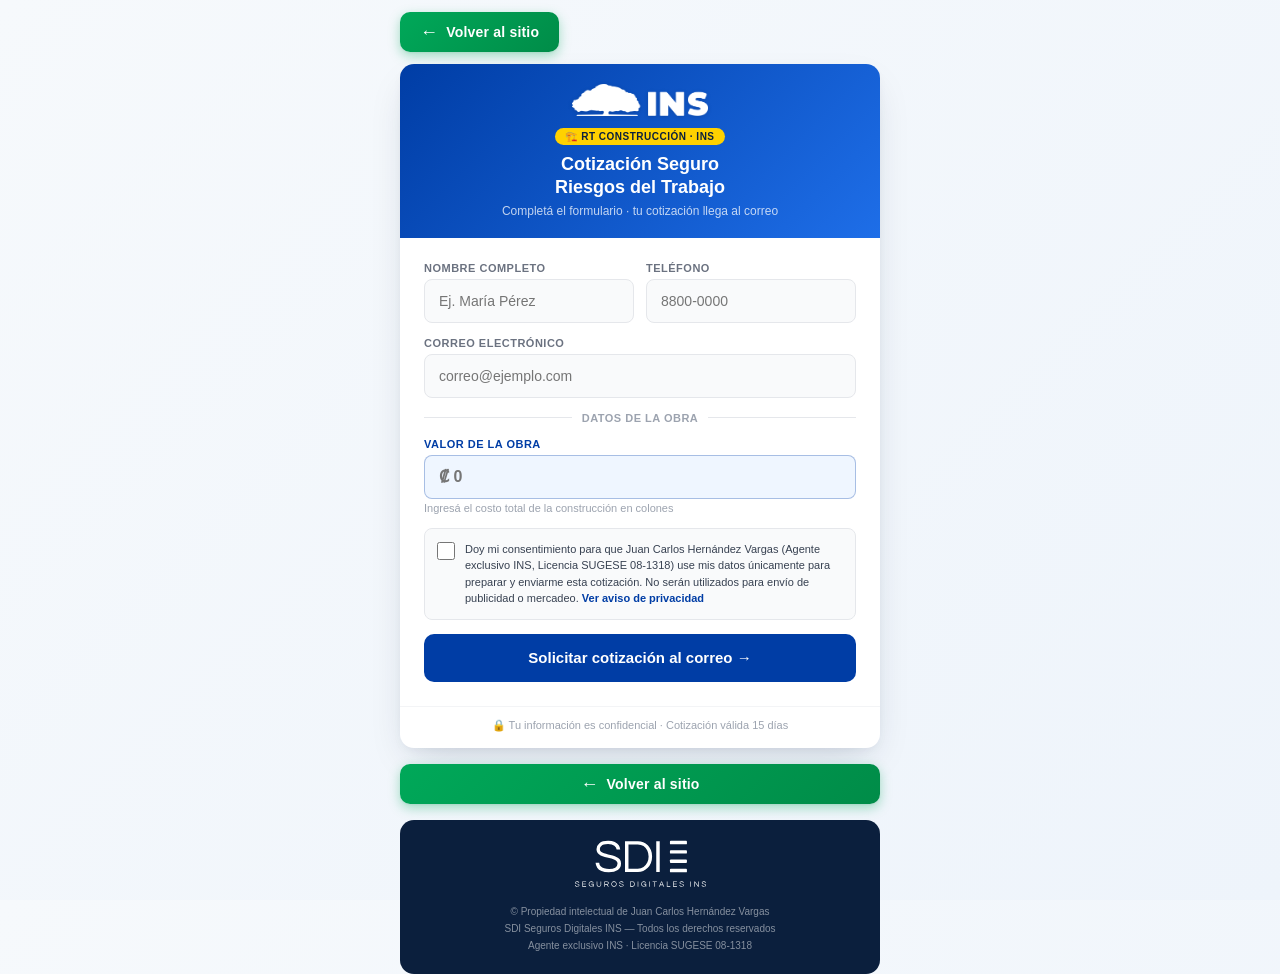
<file: index.html>
<!DOCTYPE html>
<html lang="es">
<head>
<meta charset="UTF-8">
<meta name="viewport" content="width=device-width, initial-scale=1.0">
<title>Cotización Seguro RT Construcción | Juan Carlos Hernández INS</title>
<meta name="description" content="Cotizá tu Seguro de Riesgos del Trabajo Construcción del INS. Recibí la cotización y los requisitos directo a tu correo.">
<meta name="robots" content="index, follow">
<link rel="canonical" href="https://www.segurosdelins.com/seguro-riesgos-construccion">
<style>
  :root {
    --ins-dark:   #0B1F3D;
    --ins-blue:   #003DA5;
    --ins-blue-l: #1E6EE8;
    --ins-green:  #00A859;
    --ins-yellow: #FFD100;
    --gray-50:    #F9FAFB;
    --gray-100:   #F3F4F6;
    --gray-200:   #E5E7EB;
    --gray-400:   #9CA3AF;
    --gray-500:   #6B7280;
    --gray-700:   #374151;
    --gray-900:   #111827;
  }
  * { margin:0; padding:0; box-sizing:border-box; }
  html, body { height:100%; }
  body {
    font-family: -apple-system, BlinkMacSystemFont, 'Segoe UI', Roboto, sans-serif;
    background: linear-gradient(135deg, #f6f9fc 0%, #eef4fb 100%);
    color: var(--gray-900);
    -webkit-font-smoothing: antialiased;
    padding: 12px;
    min-height: 100vh;
    display: flex;
    align-items: flex-start;
    justify-content: center;
  }

  .card {
    background: #fff;
    border-radius: 14px;
    overflow: hidden;
    width: 100%;
    max-width: 480px;
    box-shadow: 0 16px 40px -12px rgba(11,31,61,.18), 0 4px 12px -4px rgba(11,31,61,.08);
  }

  /* ── Header ── */
  .header {
    background: linear-gradient(135deg, var(--ins-blue) 0%, var(--ins-blue-l) 100%);
    padding: 20px 24px;
    text-align: center;
  }
  .header-logo {
    height: 32px;
    width: auto;
    display: block;
    margin: 0 auto 10px;
    filter: drop-shadow(0 1px 2px rgba(0,0,0,.15));
  }
  .header-badge {
    display: inline-block;
    background: var(--ins-yellow);
    color: var(--ins-dark);
    font-size: 10px;
    font-weight: 800;
    padding: 3px 10px;
    border-radius: 999px;
    letter-spacing: .5px;
    margin-bottom: 8px;
  }
  .header h1 {
    color: #fff;
    font-size: 18px;
    font-weight: 800;
    line-height: 1.3;
  }
  .header p {
    color: rgba(255,255,255,.75);
    font-size: 12px;
    margin-top: 4px;
  }

  /* ── Formulario ── */
  .form-body { padding: 24px; display: flex; flex-direction: column; gap: 14px; }

  .field { display: flex; flex-direction: column; gap: 5px; }
  .field label { font-size: 11px; font-weight: 700; color: var(--gray-500); text-transform: uppercase; letter-spacing: .5px; }
  .field input {
    height: 44px;
    border: 1.5px solid var(--gray-200);
    border-radius: 8px;
    padding: 0 14px;
    font-size: 14px;
    color: var(--gray-900);
    background: var(--gray-50);
    transition: border-color .2s, box-shadow .2s;
    width: 100%;
  }
  .field input:focus {
    outline: none;
    border-color: var(--ins-blue);
    box-shadow: 0 0 0 3px rgba(0,61,165,.1);
    background: #fff;
  }
  .field input.error { border-color: #EF4444; }

  .field-row { display: grid; grid-template-columns: 1fr 1fr; gap: 12px; }

  /* Campo monto destacado */
  .field-monto label { color: var(--ins-blue); }
  .field-monto input {
    border-color: rgba(0,61,165,.3);
    background: #EFF6FF;
    font-size: 16px;
    font-weight: 600;
  }
  .field-monto input:focus { background: #fff; }
  .field-hint { font-size: 11px; color: var(--gray-400); margin-top: -2px; }

  /* Separador */
  .divider {
    display: flex; align-items: center; gap: 10px;
    color: var(--gray-400); font-size: 11px; font-weight: 600; text-transform: uppercase; letter-spacing: .5px;
  }
  .divider::before, .divider::after { content:''; flex:1; height:1px; background:var(--gray-200); }

  /* Honeypot */
  .hp { display: none !important; }

  /* ── Botón ── */
  .btn-submit {
    width: 100%;
    height: 48px;
    background: var(--ins-blue);
    color: #fff;
    border: none;
    border-radius: 10px;
    font-size: 15px;
    font-weight: 700;
    cursor: pointer;
    position: relative;
    overflow: hidden;
    transition: background .3s, transform .1s;
  }
  .btn-submit:hover:not(:disabled) { background: var(--ins-blue-l); }
  .btn-submit:active:not(:disabled) { transform: scale(.98); }
  .btn-submit:disabled { cursor: default; }

  .btn-submit .label { transition: opacity .2s; }
  .btn-submit .spinner { display:none; }
  .btn-submit.loading .label { opacity: 0; }
  .btn-submit.loading .spinner {
    display: flex; align-items:center; justify-content:center;
    position:absolute; inset:0;
  }
  .spin-ring {
    width: 22px; height: 22px;
    border: 2.5px solid rgba(255,255,255,.4);
    border-top-color: #fff;
    border-radius: 50%;
    animation: spin .7s linear infinite;
  }
  @keyframes spin { to { transform: rotate(360deg); } }

  /* Estado éxito */
  .btn-submit.success { background: var(--ins-green); }
  .btn-submit.success .label { opacity: 0; }
  .btn-submit .check-wrap {
    display:none; position:absolute; inset:0;
    align-items:center; justify-content:center;
  }
  .btn-submit.success .check-wrap { display:flex; }
  .check-wrap svg circle {
    stroke: rgba(255,255,255,.35); stroke-width: 2; fill: none;
    stroke-dasharray: 56; stroke-dashoffset: 56;
    animation: circle-draw .4s ease forwards;
  }
  .check-wrap svg polyline {
    stroke: #fff; stroke-width: 2.5; fill: none;
    stroke-linecap: round; stroke-linejoin: round;
    stroke-dasharray: 22; stroke-dashoffset: 22;
    animation: check-draw .35s ease .35s forwards;
  }
  @keyframes circle-draw { to { stroke-dashoffset: 0; } }
  @keyframes check-draw  { to { stroke-dashoffset: 0; } }

  .success-msg {
    display: none;
    text-align: center;
    font-size: 13px;
    color: var(--ins-green);
    font-weight: 600;
    margin-top: 8px;
    animation: fade-up .4s ease .6s both;
  }
  .success-msg.show { display: block; }
  @keyframes fade-up {
    from { opacity: 0; transform: translateY(6px); }
    to   { opacity: 1; transform: translateY(0); }
  }

  /* Error global */
  .error-msg {
    display: none;
    background: #FEF2F2; border: 1px solid #FECACA; border-radius: 8px;
    padding: 10px 14px; font-size: 12px; color: #B91C1C; text-align: center;
  }
  .error-msg.show { display: block; }

  /* Footer */
  .form-footer {
    padding: 12px 24px 16px;
    text-align: center;
    font-size: 11px;
    color: var(--gray-400);
    border-top: 1px solid var(--gray-100);
  }

  /* Consentimiento */
  .consent {
    display: flex;
    align-items: flex-start;
    gap: 10px;
    padding: 12px;
    background: var(--gray-50);
    border-radius: 8px;
    border: 1px solid var(--gray-200);
  }
  .consent input[type="checkbox"] {
    width: 18px; height: 18px; margin: 0; flex-shrink: 0;
    accent-color: var(--ins-blue); cursor: pointer; margin-top: 1px;
  }
  .consent-text { font-size: 11px; line-height: 1.5; color: var(--gray-700); }
  .consent-text a { color: var(--ins-blue); text-decoration: none; font-weight: 600; cursor: pointer; }
  .consent-text a:hover { text-decoration: underline; }

  /* Modal aviso legal */
  .modal-overlay {
    display: none; position: fixed; inset: 0;
    background: rgba(11,31,61,.7); z-index: 100;
    align-items: center; justify-content: center; padding: 16px;
  }
  .modal-overlay.show { display: flex; }
  .modal-card {
    background: #fff; border-radius: 14px; max-width: 520px; width: 100%;
    max-height: 80vh; overflow-y: auto; padding: 24px; position: relative;
  }
  .modal-close {
    position: absolute; top: 12px; right: 12px;
    background: var(--gray-100); border: none; width: 32px; height: 32px;
    border-radius: 50%; cursor: pointer; font-size: 18px; line-height: 1; color: var(--gray-700);
  }
  .modal-card h2 { font-size: 16px; color: var(--ins-dark); margin-bottom: 14px; padding-right: 32px; }
  .modal-card h3 { font-size: 13px; color: var(--ins-blue); margin-top: 14px; margin-bottom: 6px; }
  .modal-card p { font-size: 12px; color: var(--gray-700); line-height: 1.6; margin-bottom: 8px; }
  .modal-card ul { padding-left: 20px; margin-bottom: 8px; }
  .modal-card li { font-size: 12px; color: var(--gray-700); line-height: 1.6; margin-bottom: 4px; }

  /* Footer SDI */
  .sdi-footer {
    width: 100%; max-width: 480px; margin-top: 16px;
    padding: 20px; background: var(--ins-dark); border-radius: 14px;
    text-align: center; color: #fff;
  }
  .sdi-logo {
    display: inline-flex; align-items: center; gap: 10px; margin-bottom: 8px;
  }
  .sdi-logo .sdi-text {
    font-size: 32px; font-weight: 700; letter-spacing: -1px; line-height: 1;
  }
  .sdi-bars { display: flex; flex-direction: column; gap: 4px; }
  .sdi-bars span {
    display: block; background: #fff; width: 28px; height: 5px; border-radius: 2px;
  }
  .sdi-tagline { font-size: 9px; color: rgba(255,255,255,.6); letter-spacing: 3px; margin-bottom: 12px; }
  /* Logo del kit v1.4 (04 negativo) en línea. El viewBox trae ~11px de aire arriba y
     abajo: los márgenes lo compensan para que quede donde estaba el logo armado. */
  .sdi-logo-kit { display: block; margin: -10px auto 5px; }
  .sdi-copy { font-size: 10px; color: rgba(255,255,255,.5); line-height: 1.7; }
  .sdi-copy a { color: rgba(255,255,255,.7); text-decoration: none; }

  /* Botón volver */
  .back-bar {
    width: 100%;
    max-width: 480px;
    margin-bottom: 12px;
    text-align: left;
  }
  .back-bar-bottom {
    margin-top: 16px;
    margin-bottom: 0;
    text-align: center;
  }
  .back-bar-bottom .back-link {
    width: 100%;
    justify-content: center;
  }
  .back-link {
    display: inline-flex;
    align-items: center;
    gap: 8px;
    color: #fff;
    text-decoration: none;
    font-size: 14px;
    font-weight: 700;
    padding: 11px 20px;
    border-radius: 10px;
    background: linear-gradient(135deg, #00A859 0%, #008C48 100%);
    border: none;
    box-shadow: 0 4px 12px rgba(0,168,89,.35), 0 1px 2px rgba(0,0,0,.05);
    transition: transform .15s, box-shadow .15s, filter .15s;
    letter-spacing: .2px;
  }
  .back-link:hover {
    transform: translateY(-1px);
    box-shadow: 0 6px 18px rgba(0,168,89,.45), 0 2px 4px rgba(0,0,0,.08);
    filter: brightness(1.05);
  }
  .back-link:active { transform: translateY(0) scale(.98); }
  .back-link .arrow { font-size: 18px; line-height: 1; font-weight: 800; }

  .page-wrap {
    width: 100%;
    max-width: 480px;
    display: flex;
    flex-direction: column;
    align-items: stretch;
  }
</style>
</head>
<body>
<div class="page-wrap">

<div class="back-bar">
  <a href="https://www.segurosdelins.com/seguro-riesgos-construccion" class="back-link">
    <span class="arrow">←</span> Volver al sitio
  </a>
</div>

<div class="card">

  <div class="header">
    <img src="logo-ins-blanco.png" alt="INS" class="header-logo">
    <div class="header-badge">🏗️ RT CONSTRUCCIÓN · INS</div>
    <h1>Cotización Seguro<br>Riesgos del Trabajo</h1>
    <p>Completá el formulario · tu cotización llega al correo</p>
  </div>

  <form id="cotizadorForm" class="form-body" novalidate>

    <!-- Honeypot -->
    <input class="hp" type="text" name="website" tabindex="-1" autocomplete="off">

    <div class="field-row">
      <div class="field">
        <label for="nombre">Nombre completo</label>
        <input type="text" id="nombre" name="nombre" placeholder="Ej. María Pérez" required autocomplete="name">
      </div>
      <div class="field">
        <label for="telefono">Teléfono</label>
        <input type="tel" id="telefono" name="telefono" placeholder="8800-0000" required autocomplete="tel">
      </div>
    </div>

    <div class="field">
      <label for="correo">Correo electrónico</label>
      <input type="email" id="correo" name="correo" placeholder="correo@ejemplo.com" required autocomplete="email">
    </div>

    <div class="divider">Datos de la obra</div>

    <div class="field field-monto">
      <label for="montoObra">Valor de la obra</label>
      <input type="text" id="montoObra" name="montoObra" placeholder="₡ 0" inputmode="numeric" autocomplete="off" required>
      <input type="hidden" id="montoObraRaw">
      <span class="field-hint">Ingresá el costo total de la construcción en colones</span>
    </div>

    <label class="consent" for="consentCheck">
      <input type="checkbox" id="consentCheck" required>
      <span class="consent-text">
        Doy mi consentimiento para que Juan Carlos Hernández Vargas (Agente exclusivo INS, Licencia SUGESE 08-1318) use mis datos únicamente para preparar y enviarme esta cotización. No serán utilizados para envío de publicidad o mercadeo. <a id="abrirAviso">Ver aviso de privacidad</a>
      </span>
    </label>

    <div>
      <button type="submit" class="btn-submit" id="btnSubmit">
        <span class="label">Solicitar cotización al correo →</span>
        <span class="spinner"><div class="spin-ring"></div></span>
        <span class="check-wrap">
          <svg width="26" height="26" viewBox="0 0 24 24">
            <circle cx="12" cy="12" r="9"/>
            <polyline points="7,12 10.5,15.5 17,9"/>
          </svg>
        </span>
      </button>
    </div>

    <div class="success-msg" id="successMsg">
      ✅ Cotización enviada · revisá tu correo en instantes
    </div>
    <div class="error-msg" id="errorMsg">
      Ocurrió un error al enviar. Por favor intentá de nuevo.
    </div>

  </form>

  <div class="form-footer">
    🔒 Tu información es confidencial · Cotización válida 15 días
  </div>
</div>

<!-- Botón volver inferior -->
<div class="back-bar back-bar-bottom">
  <a href="https://www.segurosdelins.com/seguro-riesgos-construccion" class="back-link">
    <span class="arrow">←</span> Volver al sitio
  </a>
</div>

<!-- Footer SDI -->
<div class="sdi-footer">
  <svg class="sdi-logo-kit" xmlns="http://www.w3.org/2000/svg" viewBox="0 0 252 120" width="143" height="68" role="img" aria-label="SDI Seguros Digitales INS">
    <path d="M70.146 74.656Q62.11 74.656 57.108000000000004 72.483Q52.106 70.31 49.605000000000004 66.456Q47.104 62.602000000000004 46.694 57.763999999999996H53.09Q53.336 61.7 55.714 64.119Q58.092 66.538 61.987 67.686Q65.882 68.834 70.556 68.834Q77.444 68.834 81.462 66.415Q85.48 63.996 85.48 59.24Q85.48 56.370000000000005 83.471 54.607Q81.462 52.843999999999994 78.14099999999999 51.696Q74.82 50.548 70.884 49.605000000000004Q66.94800000000001 48.662 62.971000000000004 47.596000000000004Q58.994 46.53 55.673 44.89Q52.352000000000004 43.25 50.343 40.667Q48.334 38.083999999999996 48.334 34.065999999999995Q48.334 27.424 53.459 23.241999999999997Q58.584 19.059999999999995 68.75200000000001 19.059999999999995Q75.968 19.059999999999995 80.642 21.232999999999997Q85.316 23.406 87.653 26.932Q89.99000000000001 30.458 90.236 34.558H83.922Q83.43 30.458 79.822 27.628999999999998Q76.214 24.799999999999997 68.75200000000001 24.799999999999997Q64.16 24.799999999999997 61.29 25.701999999999998Q58.42 26.604 56.903000000000006 28.038999999999998Q55.386 29.473999999999997 54.853 31.031999999999996Q54.32 32.589999999999996 54.32 33.984Q54.32 36.69 56.329 38.370999999999995Q58.338 40.052 61.659000000000006 41.159Q64.98 42.266 68.998 43.168Q73.016 44.07 76.993 45.177Q80.97 46.284 84.291 47.965Q87.612 49.646 89.621 52.269999999999996Q91.63 54.894 91.63 58.994Q91.63 66.538 85.89 70.59700000000001Q80.15 74.656 70.146 74.656ZM98.642 74.0V19.716H121.52Q126.358 19.716 130.827 21.561Q135.296 23.406 138.822 26.932Q142.348 30.458 144.39800000000002 35.459999999999994Q146.448 40.461999999999996 146.448 46.858000000000004Q146.448 53.254 144.39800000000002 58.256Q142.348 63.257999999999996 138.822 66.78399999999999Q135.296 70.31 130.827 72.155Q126.358 74.0 121.52 74.0ZM104.792 68.178H121.274Q127.096 68.178 131.36 65.226Q135.624 62.274 137.961 57.436Q140.298 52.598 140.298 46.858000000000004Q140.298 41.036 137.961 36.198Q135.624 31.36 131.36 28.448999999999998Q127.096 25.537999999999997 121.274 25.537999999999997H104.792ZM153.788 74.0V19.716H159.93800000000002V74.0Z" fill="#FFFFFF"/>

    <g transform="translate(177.94, 19.06)">
      <rect x="0" y="0.0" width="30.0" height="6.15" rx="1.5" fill="#FFFFFF"/>
      <rect x="0" y="16.48" width="30.0" height="6.15" rx="1.5" fill="#FFFFFF"/>
      <rect x="0" y="32.96" width="30.0" height="6.15" rx="1.5" fill="#FFFFFF"/>
      <rect x="0" y="49.45" width="30.0" height="6.15" rx="1.5" fill="#FFFFFF"/>
    </g>

    <path d="M14.391999999999983 100.112Q13.019999999999984 100.112 12.165999999999983 99.741Q11.311999999999983 99.37 10.884999999999984 98.712Q10.457999999999984 98.054 10.387999999999984 97.228H11.479999999999983Q11.521999999999984 97.9 11.927999999999983 98.313Q12.333999999999984 98.726 12.998999999999985 98.922Q13.663999999999984 99.118 14.461999999999984 99.118Q15.637999999999984 99.118 16.323999999999984 98.705Q17.009999999999984 98.292 17.009999999999984 97.48Q17.009999999999984 96.99 16.666999999999984 96.689Q16.323999999999984 96.388 15.756999999999984 96.19200000000001Q15.189999999999984 95.996 14.517999999999983 95.83500000000001Q13.845999999999984 95.674 13.166999999999984 95.492Q12.487999999999984 95.31 11.920999999999983 95.03Q11.353999999999983 94.75 11.010999999999983 94.309Q10.667999999999983 93.868 10.667999999999983 93.182Q10.667999999999983 92.048 11.542999999999983 91.334Q12.417999999999983 90.62 14.153999999999984 90.62Q15.385999999999983 90.62 16.183999999999983 90.991Q16.981999999999985 91.362 17.380999999999986 91.964Q17.779999999999983 92.566 17.821999999999985 93.266H16.743999999999986Q16.659999999999982 92.566 16.043999999999983 92.083Q15.427999999999983 91.6 14.153999999999984 91.6Q13.369999999999983 91.6 12.879999999999983 91.75399999999999Q12.389999999999983 91.908 12.130999999999982 92.15299999999999Q11.871999999999984 92.398 11.780999999999985 92.664Q11.689999999999984 92.93 11.689999999999984 93.168Q11.689999999999984 93.63 12.032999999999983 93.917Q12.375999999999983 94.204 12.942999999999984 94.393Q13.509999999999984 94.582 14.195999999999984 94.73599999999999Q14.881999999999984 94.89 15.560999999999984 95.07900000000001Q16.239999999999984 95.268 16.806999999999984 95.555Q17.373999999999985 95.842 17.716999999999985 96.28999999999999Q18.059999999999985 96.738 18.059999999999985 97.438Q18.059999999999985 98.726 17.079999999999984 99.419Q16.099999999999984 100.112 14.391999999999983 100.112ZM23.183999999999983 100.0V90.732H30.00199999999998V91.74H24.233999999999984V94.848H29.38599999999998V95.87H24.233999999999984V98.992H30.00199999999998V100.0ZM39.143999999999984 100.112Q37.72999999999998 100.112 36.71499999999998 99.475Q35.69999999999998 98.838 35.15399999999998 97.75999999999999Q34.60799999999998 96.682 34.60799999999998 95.366Q34.60799999999998 94.05 35.16799999999998 92.97200000000001Q35.72799999999998 91.894 36.756999999999984 91.257Q37.78599999999999 90.62 39.17199999999998 90.62Q40.66999999999999 90.62 41.768999999999984 91.355Q42.86799999999998 92.09 43.38599999999998 93.252H42.237999999999985Q41.817999999999984 92.51 41.06899999999999 92.076Q40.319999999999986 91.642 39.255999999999986 91.642Q38.13599999999998 91.642 37.323999999999984 92.139Q36.511999999999986 92.636 36.08499999999999 93.476Q35.65799999999999 94.316 35.65799999999999 95.366Q35.65799999999999 96.402 36.07799999999999 97.249Q36.49799999999998 98.096 37.30299999999998 98.593Q38.10799999999998 99.09 39.22799999999998 99.09Q40.067999999999984 99.09 40.81699999999998 98.726Q41.56599999999998 98.362 42.03499999999998 97.67599999999999Q42.503999999999984 96.99 42.503999999999984 96.024H39.115999999999985V95.072H43.469999999999985V100.0H42.503999999999984V98.362Q42.20999999999998 98.81 41.74799999999998 99.209Q41.28599999999999 99.608 40.634999999999984 99.86Q39.98399999999998 100.112 39.143999999999984 100.112ZM52.639999999999986 100.112Q51.49199999999998 100.112 50.60299999999998 99.601Q49.713999999999984 99.09 49.20999999999998 98.166Q48.70599999999998 97.242 48.70599999999998 96.01V90.732H49.755999999999986V96.038Q49.755999999999986 97.116 50.16899999999998 97.788Q50.58199999999999 98.46 51.246999999999986 98.775Q51.911999999999985 99.09 52.639999999999986 99.09Q53.381999999999984 99.09 54.039999999999985 98.775Q54.697999999999986 98.46 55.11799999999998 97.788Q55.53799999999998 97.116 55.53799999999998 96.038V90.732H56.58799999999998V96.01Q56.58799999999998 97.228 56.08399999999998 98.15199999999999Q55.579999999999984 99.076 54.69099999999999 99.594Q53.801999999999985 100.112 52.639999999999986 100.112ZM62.243999999999986 100.0V90.732H66.68199999999999Q68.10999999999999 90.732 68.957 91.51599999999999Q69.80399999999999 92.3 69.80399999999999 93.63Q69.80399999999999 94.526 69.46099999999998 95.05799999999999Q69.11799999999998 95.59 68.59999999999998 95.863Q68.08199999999998 96.136 67.56399999999998 96.262L69.99999999999999 100.0H68.75399999999999L66.51399999999998 96.444H63.29399999999998V100.0ZM63.29399999999998 95.45H66.49999999999999Q67.00399999999999 95.45 67.52199999999999 95.29599999999999Q68.03999999999999 95.142 68.39699999999999 94.743Q68.75399999999999 94.344 68.75399999999999 93.63Q68.75399999999999 92.748 68.15199999999999 92.237Q67.54999999999998 91.726 66.55599999999998 91.726H63.29399999999998ZM79.22599999999998 100.112Q78.17599999999999 100.112 77.30799999999999 99.74799999999999Q76.43999999999998 99.384 75.81699999999998 98.726Q75.19399999999999 98.068 74.85799999999999 97.207Q74.52199999999999 96.346 74.52199999999999 95.366Q74.52199999999999 94.372 74.85799999999999 93.518Q75.19399999999999 92.664 75.81699999999998 92.006Q76.43999999999998 91.348 77.30799999999999 90.98400000000001Q78.17599999999999 90.62 79.22599999999998 90.62Q80.27599999999998 90.62 81.14399999999998 90.98400000000001Q82.01199999999999 91.348 82.63499999999999 92.006Q83.25799999999998 92.664 83.59399999999998 93.518Q83.92999999999998 94.372 83.92999999999998 95.366Q83.92999999999998 96.346 83.59399999999998 97.207Q83.25799999999998 98.068 82.63499999999999 98.726Q82.01199999999999 99.384 81.14399999999998 99.74799999999999Q80.27599999999998 100.112 79.22599999999998 100.112ZM79.22599999999998 99.09Q80.35999999999999 99.09 81.17899999999999 98.593Q81.99799999999999 98.096 82.439 97.249Q82.87999999999998 96.402 82.87999999999998 95.366Q82.87999999999998 94.316 82.439 93.476Q81.99799999999999 92.636 81.17899999999999 92.139Q80.35999999999999 91.642 79.22599999999998 91.642Q78.10599999999998 91.642 77.27999999999997 92.139Q76.45399999999998 92.636 76.01299999999998 93.476Q75.57199999999999 94.316 75.57199999999999 95.366Q75.57199999999999 96.402 76.01299999999998 97.249Q76.45399999999998 98.096 77.27999999999997 98.593Q78.10599999999998 99.09 79.22599999999998 99.09ZM92.42799999999998 100.112Q91.05599999999998 100.112 90.20199999999998 99.741Q89.34799999999998 99.37 88.92099999999999 98.712Q88.49399999999999 98.054 88.42399999999998 97.228H89.51599999999999Q89.55799999999998 97.9 89.96399999999998 98.313Q90.36999999999999 98.726 91.035 98.922Q91.69999999999999 99.118 92.49799999999999 99.118Q93.67399999999998 99.118 94.35999999999999 98.705Q95.04599999999999 98.292 95.04599999999999 97.48Q95.04599999999999 96.99 94.70299999999999 96.689Q94.35999999999999 96.388 93.79299999999998 96.19200000000001Q93.22599999999998 95.996 92.55399999999999 95.83500000000001Q91.88199999999999 95.674 91.20299999999999 95.492Q90.52399999999999 95.31 89.957 95.03Q89.38999999999999 94.75 89.04699999999998 94.309Q88.70399999999998 93.868 88.70399999999998 93.182Q88.70399999999998 92.048 89.57899999999998 91.334Q90.45399999999998 90.62 92.18999999999998 90.62Q93.42199999999998 90.62 94.21999999999998 90.991Q95.01799999999999 91.362 95.41699999999999 91.964Q95.81599999999999 92.566 95.85799999999999 93.266H94.77999999999999Q94.69599999999998 92.566 94.07999999999998 92.083Q93.46399999999998 91.6 92.18999999999998 91.6Q91.40599999999999 91.6 90.916 91.75399999999999Q90.42599999999999 91.908 90.16699999999999 92.15299999999999Q89.90799999999999 92.398 89.81699999999998 92.664Q89.72599999999998 92.93 89.72599999999998 93.168Q89.72599999999998 93.63 90.06899999999999 93.917Q90.41199999999998 94.204 90.97899999999998 94.393Q91.54599999999999 94.582 92.23199999999999 94.73599999999999Q92.91799999999998 94.89 93.59699999999998 95.07900000000001Q94.27599999999998 95.268 94.84299999999999 95.555Q95.40999999999998 95.842 95.75299999999999 96.28999999999999Q96.09599999999999 96.738 96.09599999999999 97.438Q96.09599999999999 98.726 95.11599999999999 99.419Q94.13599999999998 100.112 92.42799999999998 100.112ZM107.70199999999998 100.0V90.732H111.60799999999999Q112.43399999999998 90.732 113.19699999999997 91.047Q113.95999999999998 91.362 114.56199999999998 91.964Q115.16399999999999 92.566 115.51399999999998 93.42Q115.86399999999998 94.274 115.86399999999998 95.366Q115.86399999999998 96.458 115.51399999999998 97.312Q115.16399999999999 98.166 114.56199999999998 98.768Q113.95999999999998 99.37 113.19699999999997 99.685Q112.43399999999998 100.0 111.60799999999999 100.0ZM108.75199999999998 99.006H111.56599999999999Q112.55999999999999 99.006 113.28799999999998 98.50200000000001Q114.01599999999999 97.998 114.41499999999999 97.172Q114.81399999999998 96.346 114.81399999999998 95.366Q114.81399999999998 94.372 114.41499999999999 93.54599999999999Q114.01599999999999 92.72 113.28799999999998 92.223Q112.55999999999999 91.726 111.56599999999999 91.726H108.75199999999998ZM121.04399999999998 100.0V90.732H122.09399999999998V100.0ZM131.80999999999997 100.112Q130.396 100.112 129.38099999999997 99.475Q128.36599999999999 98.838 127.82 97.75999999999999Q127.27399999999999 96.682 127.27399999999999 95.366Q127.27399999999999 94.05 127.83399999999997 92.97200000000001Q128.39399999999998 91.894 129.42299999999997 91.257Q130.45199999999997 90.62 131.838 90.62Q133.33599999999998 90.62 134.435 91.355Q135.534 92.09 136.052 93.252H134.90399999999997Q134.48399999999998 92.51 133.73499999999999 92.076Q132.986 91.642 131.92199999999997 91.642Q130.802 91.642 129.98999999999998 92.139Q129.17799999999997 92.636 128.75099999999998 93.476Q128.32399999999998 94.316 128.32399999999998 95.366Q128.32399999999998 96.402 128.74399999999997 97.249Q129.164 98.096 129.969 98.593Q130.77399999999997 99.09 131.89399999999998 99.09Q132.73399999999998 99.09 133.48299999999998 98.726Q134.23199999999997 98.362 134.70099999999996 97.67599999999999Q135.17 96.99 135.17 96.024H131.78199999999998V95.072H136.13599999999997V100.0H135.17V98.362Q134.87599999999998 98.81 134.414 99.209Q133.95199999999997 99.608 133.301 99.86Q132.64999999999998 100.112 131.80999999999997 100.112ZM141.48399999999995 100.0V90.732H142.53399999999996V100.0ZM150.59799999999998 100.0V91.726H147.36399999999998V90.732H154.88199999999998V91.726H151.64799999999997V100.0ZM158.61999999999998 100.0 162.55399999999997 90.732H163.86999999999998L167.80399999999997 100.0H166.64199999999997L165.50799999999998 97.312H160.91599999999997L159.78199999999998 100.0ZM161.32199999999997 96.346H165.10199999999998L163.212 91.824ZM172.47999999999996 100.0V90.732H173.52999999999997V98.992H178.58399999999997V100.0ZM183.44199999999995 100.0V90.732H190.25999999999996V91.74H184.49199999999996V94.848H189.64399999999998V95.87H184.49199999999996V98.992H190.25999999999996V100.0ZM198.77199999999996 100.112Q197.39999999999998 100.112 196.546 99.741Q195.69199999999998 99.37 195.265 98.712Q194.83799999999997 98.054 194.76799999999997 97.228H195.85999999999996Q195.90199999999996 97.9 196.30799999999996 98.313Q196.71399999999997 98.726 197.37899999999996 98.922Q198.04399999999995 99.118 198.84199999999996 99.118Q200.01799999999997 99.118 200.70399999999995 98.705Q201.38999999999996 98.292 201.38999999999996 97.48Q201.38999999999996 96.99 201.04699999999997 96.689Q200.70399999999995 96.388 200.13699999999994 96.19200000000001Q199.56999999999996 95.996 198.89799999999997 95.83500000000001Q198.22599999999997 95.674 197.54699999999997 95.492Q196.86799999999997 95.31 196.30099999999996 95.03Q195.73399999999995 94.75 195.39099999999996 94.309Q195.04799999999997 93.868 195.04799999999997 93.182Q195.04799999999997 92.048 195.92299999999997 91.334Q196.79799999999997 90.62 198.53399999999996 90.62Q199.76599999999996 90.62 200.56399999999996 90.991Q201.36199999999997 91.362 201.76099999999997 91.964Q202.15999999999997 92.566 202.20199999999997 93.266H201.12399999999997Q201.03999999999996 92.566 200.42399999999998 92.083Q199.80799999999996 91.6 198.53399999999996 91.6Q197.74999999999997 91.6 197.25999999999996 91.75399999999999Q196.76999999999995 91.908 196.51099999999997 92.15299999999999Q196.25199999999995 92.398 196.16099999999994 92.664Q196.06999999999996 92.93 196.06999999999996 93.168Q196.06999999999996 93.63 196.41299999999995 93.917Q196.75599999999997 94.204 197.32299999999998 94.393Q197.88999999999996 94.582 198.57599999999996 94.73599999999999Q199.26199999999997 94.89 199.94099999999997 95.07900000000001Q200.61999999999998 95.268 201.18699999999995 95.555Q201.75399999999996 95.842 202.09699999999998 96.28999999999999Q202.43999999999997 96.738 202.43999999999997 97.438Q202.43999999999997 98.726 201.45999999999998 99.419Q200.47999999999996 100.112 198.77199999999996 100.112ZM214.04599999999994 100.0V90.732H215.09599999999995V100.0ZM220.86399999999995 100.0V90.732H222.08199999999997L227.80799999999996 98.53V90.732H228.85799999999995V100.0H227.63999999999996L221.91399999999996 92.174V100.0ZM237.94399999999996 100.112Q236.57199999999997 100.112 235.71799999999996 99.741Q234.86399999999998 99.37 234.43699999999995 98.712Q234.00999999999996 98.054 233.93999999999997 97.228H235.03199999999995Q235.07399999999996 97.9 235.47999999999996 98.313Q235.88599999999997 98.726 236.55099999999996 98.922Q237.21599999999995 99.118 238.01399999999995 99.118Q239.18999999999997 99.118 239.87599999999998 98.705Q240.56199999999995 98.292 240.56199999999995 97.48Q240.56199999999995 96.99 240.21899999999997 96.689Q239.87599999999998 96.388 239.30899999999997 96.19200000000001Q238.74199999999996 95.996 238.06999999999996 95.83500000000001Q237.39799999999997 95.674 236.71899999999997 95.492Q236.03999999999996 95.31 235.47299999999996 95.03Q234.90599999999995 94.75 234.56299999999996 94.309Q234.21999999999997 93.868 234.21999999999997 93.182Q234.21999999999997 92.048 235.09499999999997 91.334Q235.96999999999997 90.62 237.70599999999996 90.62Q238.93799999999996 90.62 239.73599999999996 90.991Q240.53399999999996 91.362 240.93299999999996 91.964Q241.33199999999997 92.566 241.37399999999997 93.266H240.29599999999996Q240.21199999999996 92.566 239.59599999999995 92.083Q238.97999999999996 91.6 237.70599999999996 91.6Q236.92199999999997 91.6 236.43199999999996 91.75399999999999Q235.94199999999995 91.908 235.68299999999994 92.15299999999999Q235.42399999999995 92.398 235.33299999999997 92.664Q235.24199999999996 92.93 235.24199999999996 93.168Q235.24199999999996 93.63 235.58499999999998 93.917Q235.92799999999997 94.204 236.49499999999995 94.393Q237.06199999999995 94.582 237.74799999999996 94.73599999999999Q238.43399999999997 94.89 239.11299999999997 95.07900000000001Q239.79199999999997 95.268 240.35899999999998 95.555Q240.92599999999996 95.842 241.26899999999995 96.28999999999999Q241.61199999999997 96.738 241.61199999999997 97.438Q241.61199999999997 98.726 240.63199999999995 99.419Q239.65199999999996 100.112 237.94399999999996 100.112Z" fill="#FFFFFF"/>
  </svg>
  <div class="sdi-copy">
    © Propiedad intelectual de Juan Carlos Hernández Vargas<br>
    SDI Seguros Digitales INS — Todos los derechos reservados<br>
    Agente exclusivo INS · Licencia SUGESE 08-1318
  </div>
</div>

</div><!-- /page-wrap -->

<!-- Modal aviso legal -->
<div class="modal-overlay" id="modalAviso">
  <div class="modal-card">
    <button class="modal-close" id="cerrarAviso" aria-label="Cerrar">×</button>
    <h2>Aviso de Privacidad y Tratamiento de Datos</h2>

    <h3>Responsable del tratamiento</h3>
    <p>Juan Carlos Hernández Vargas, Agente Exclusivo del Instituto Nacional de Seguros (INS), Licencia SUGESE 08-1318. Correo: jhernandez@segurosdelins.com</p>

    <h3>Datos recolectados</h3>
    <p>Nombre completo, número de teléfono, correo electrónico y valor de la obra a asegurar.</p>

    <h3>Finalidad</h3>
    <p>Los datos serán utilizados exclusivamente para:</p>
    <ul>
      <li>Calcular y enviar la cotización solicitada del Seguro RT Construcción.</li>
      <li>Comunicar los requisitos para emitir la póliza.</li>
      <li>Dar seguimiento comercial al proceso de cotización.</li>
    </ul>

    <h3>Base legal</h3>
    <p>El tratamiento se realiza con base en su consentimiento expreso, otorgado al marcar la casilla de aceptación del formulario, conforme a la Ley de Protección de la Persona frente al tratamiento de sus datos personales (Ley N° 8968) de Costa Rica.</p>

    <h3>Conservación</h3>
    <p>Los datos se conservarán durante el tiempo necesario para gestionar la cotización y, en caso de contratación, durante la vigencia de la póliza más los plazos legales aplicables.</p>

    <h3>Derechos del titular</h3>
    <p>Usted puede ejercer en cualquier momento los derechos de acceso, rectificación, eliminación y oposición al tratamiento de sus datos, escribiendo a jhernandez@segurosdelins.com.</p>

    <h3>Confidencialidad</h3>
    <p>Sus datos no serán compartidos con terceros distintos al INS para efectos de la emisión de la póliza, ni utilizados con fines de mercadeo masivo sin su autorización adicional.</p>

    <h3>Aviso legal</h3>
    <p>La cotización es una estimación referencial. El monto final, la cobertura y la emisión están sujetos a la aprobación del INS y a la verificación de los documentos requeridos. Esta cotización tiene una vigencia de 15 días naturales y la póliza puede ser contratada por un máximo de 11 meses y medio.</p>
  </div>
</div>

<script>
const WEBAPP_URL = 'https://script.google.com/macros/s/AKfycbwapSr3aJSnGVS-nC6LlwfXlWp1U5LS63QP4iKjr6ZKgQeS2BxgvQ3HWZiPpSabNhF7TQ/exec';

const form    = document.getElementById('cotizadorForm');
const btn     = document.getElementById('btnSubmit');
const success = document.getElementById('successMsg');
const errMsg  = document.getElementById('errorMsg');

form.addEventListener('submit', async (e) => {
  e.preventDefault();
  if (!validarForm()) return;

  btn.disabled = true;
  btn.classList.add('loading');
  errMsg.classList.remove('show');

  const body = new URLSearchParams({
    nombre:    document.getElementById('nombre').value.trim(),
    telefono:  document.getElementById('telefono').value.trim(),
    correo:    document.getElementById('correo').value.trim(),
    montoObra: document.getElementById('montoObraRaw').value,
    website:   form.querySelector('[name="website"]').value
  });

  try {
    const res  = await fetch(WEBAPP_URL, { method: 'POST', body });
    const data = await res.json();

    btn.classList.remove('loading');

    if (data.status === 'ok') {
      btn.classList.add('success');
      success.classList.add('show');
      form.querySelectorAll('input').forEach(i => i.disabled = true);
    } else {
      btn.disabled = false;
      errMsg.textContent = data.msg || 'Error al enviar. Intentá de nuevo.';
      errMsg.classList.add('show');
    }
  } catch (err) {
    btn.classList.remove('loading');
    btn.disabled = false;
    errMsg.classList.add('show');
  }
});

function validarForm() {
  let ok = true;
  ['nombre','telefono','correo'].forEach(id => {
    const el = document.getElementById(id);
    const val = el.value.trim();
    if (!val || (id === 'correo' && !/^[^\s@]+@[^\s@]+\.[^\s@]+$/.test(val))) {
      el.classList.add('error');
      ok = false;
    } else {
      el.classList.remove('error');
    }
  });
  const montoEl  = document.getElementById('montoObra');
  const montoRaw = document.getElementById('montoObraRaw').value;
  if (!montoRaw || parseFloat(montoRaw) <= 0) {
    montoEl.classList.add('error');
    ok = false;
  } else {
    montoEl.classList.remove('error');
  }
  if (!document.getElementById('consentCheck').checked) {
    errMsg.textContent = 'Debés aceptar el aviso de privacidad para continuar.';
    errMsg.classList.add('show');
    ok = false;
  }
  return ok;
}

// Modal aviso legal
const modal = document.getElementById('modalAviso');
document.getElementById('abrirAviso').addEventListener('click', (e) => {
  e.preventDefault();
  modal.classList.add('show');
});
document.getElementById('cerrarAviso').addEventListener('click', () => {
  modal.classList.remove('show');
});
modal.addEventListener('click', (e) => {
  if (e.target === modal) modal.classList.remove('show');
});

// Máscara ₡ con separadores de miles
const montoInput = document.getElementById('montoObra');
const montoRawEl = document.getElementById('montoObraRaw');

montoInput.addEventListener('input', () => {
  const digits = montoInput.value.replace(/[^0-9]/g, '');
  montoRawEl.value = digits;
  montoInput.value = digits ? '₡ ' + parseInt(digits, 10).toLocaleString('es-CR') : '';
  montoInput.classList.remove('error');
});

montoInput.addEventListener('keydown', (e) => {
  if (e.key === 'Backspace' || e.key === 'Delete') {
    const digits = montoRawEl.value.slice(0, -1);
    montoRawEl.value = digits;
    montoInput.value = digits ? '₡ ' + parseInt(digits, 10).toLocaleString('es-CR') : '';
    e.preventDefault();
  }
});

document.querySelectorAll('input:not(#montoObra)').forEach(el => {
  el.addEventListener('input', () => el.classList.remove('error'));
});
</script>
</body>
</html>
</file>
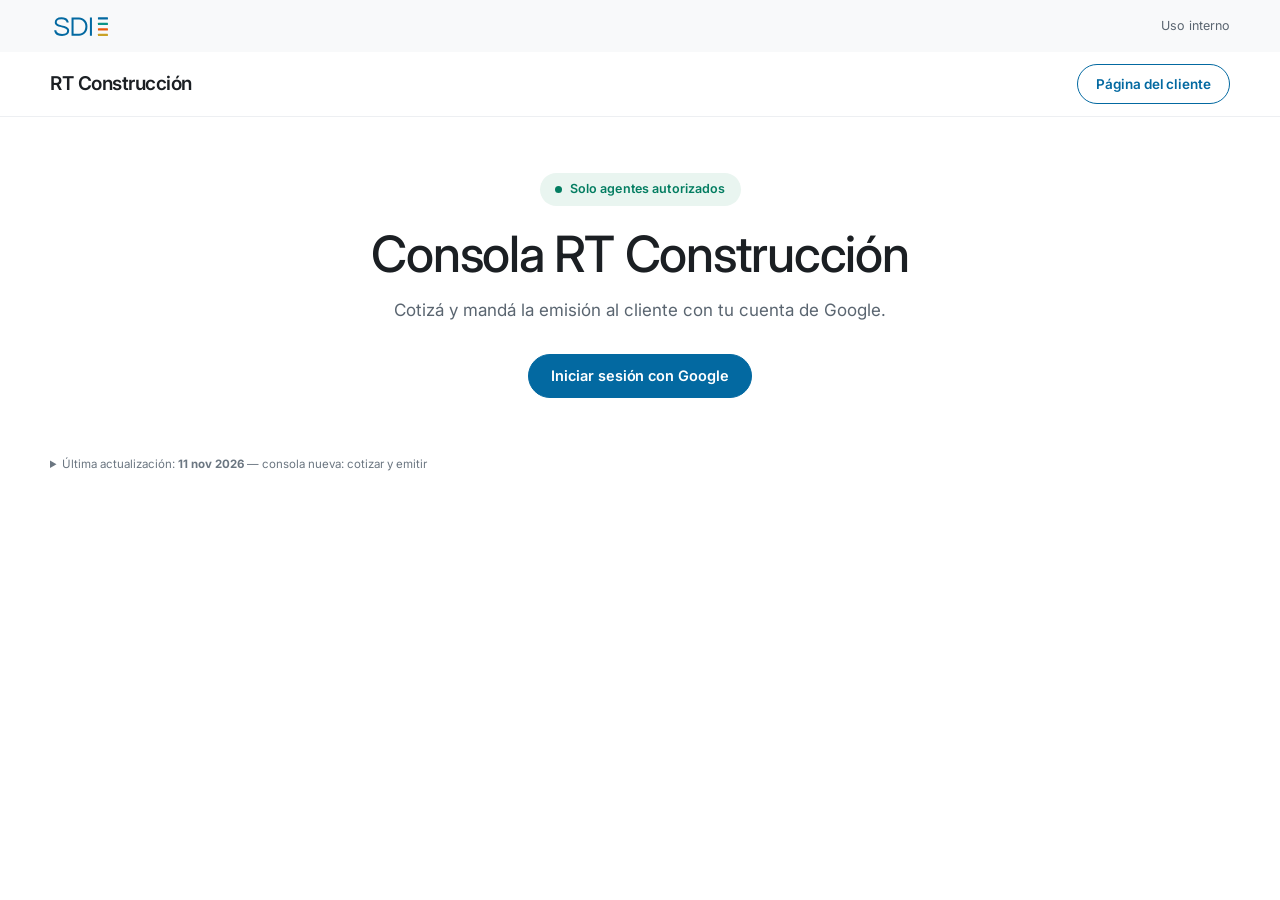
<file: agente/index.html>
<!DOCTYPE html>
<html lang="es">
<head>
  <meta charset="UTF-8">
  <meta name="viewport" content="width=device-width, initial-scale=1.0">
  <meta name="robots" content="noindex, nofollow">
  <title>Consola RT Construcción</title>
  <!-- Favicon propio (señal de obra), elegido por JC el 11 nov 2026: cada app lleva
       el suyo. El mismo .ico es el del acceso directo del escritorio. -->
  <link rel="icon" href="favicon.ico" sizes="any">
  <link rel="icon" type="image/png" sizes="32x32" href="favicon-32.png">
  <link rel="apple-touch-icon" href="apple-touch-icon.png">
  <!-- Tipografía SDI v1.3: Google Sans Flex (texto y títulos) y Google Sans Code
       (cifras, pólizas). Inter va SOLO para prestar el ₡, que Flex no trae. -->
  <link rel="preconnect" href="https://fonts.googleapis.com">
  <link rel="preconnect" href="https://fonts.gstatic.com" crossorigin>
  <link href="https://fonts.googleapis.com/css2?family=Google+Sans+Flex:opsz,wght@6..144,400..700&family=Google+Sans+Code:wght@400;500;600&family=Inter:wght@400;500;600&display=swap" rel="stylesheet">
  <script src="https://accounts.google.com/gsi/client" async></script>
  <link rel="stylesheet" href="linea-clara.css">
  <link rel="stylesheet" href="consola.css">
</head>
<body>
  <!-- IDENTIDAD: la consola es la herramienta del agente → manda SDI, el INS no
       entra (al revés de los correos, que son cara al cliente). Logo 02 compacto
       del kit, inline y vectorizado. Barra en dos niveles (regla 3). -->
  <header>
    <div class="lc-topbar"><div class="lc-wrap">
      <svg viewBox="0 0 184 90" role="img" aria-label="SDI Seguros Digitales INS">
        <path d="M36.076 74.656Q28.04 74.656 23.038 72.483Q18.036 70.31 15.535 66.456Q13.034 62.602000000000004 12.624 57.763999999999996H19.02Q19.266 61.7 21.644 64.119Q24.022 66.538 27.917 67.686Q31.812 68.834 36.486000000000004 68.834Q43.374 68.834 47.392 66.415Q51.410000000000004 63.996 51.410000000000004 59.24Q51.410000000000004 56.370000000000005 49.401 54.607Q47.392 52.843999999999994 44.071 51.696Q40.75 50.548 36.814 49.605000000000004Q32.878 48.662 28.901 47.596000000000004Q24.924 46.53 21.603 44.89Q18.282 43.25 16.273 40.667Q14.264 38.083999999999996 14.264 34.065999999999995Q14.264 27.424 19.389000000000003 23.241999999999997Q24.514000000000003 19.059999999999995 34.682 19.059999999999995Q41.897999999999996 19.059999999999995 46.572 21.232999999999997Q51.246 23.406 53.583 26.932Q55.92 30.458 56.166000000000004 34.558H49.852000000000004Q49.36 30.458 45.751999999999995 27.628999999999998Q42.144 24.799999999999997 34.682 24.799999999999997Q30.09 24.799999999999997 27.22 25.701999999999998Q24.35 26.604 22.833000000000002 28.038999999999998Q21.316000000000003 29.473999999999997 20.783 31.031999999999996Q20.25 32.589999999999996 20.25 33.984Q20.25 36.69 22.259 38.370999999999995Q24.268 40.052 27.589 41.159Q30.91 42.266 34.928 43.168Q38.946 44.07 42.923 45.177Q46.9 46.284 50.221000000000004 47.965Q53.542 49.646 55.551 52.269999999999996Q57.56 54.894 57.56 58.994Q57.56 66.538 51.82 70.59700000000001Q46.08 74.656 36.076 74.656ZM64.572 74.0V19.716H87.45Q92.28800000000001 19.716 96.757 21.561Q101.226 23.406 104.752 26.932Q108.27799999999999 30.458 110.328 35.459999999999994Q112.378 40.461999999999996 112.378 46.858000000000004Q112.378 53.254 110.328 58.256Q108.27799999999999 63.257999999999996 104.752 66.78399999999999Q101.226 70.31 96.757 72.155Q92.28800000000001 74.0 87.45 74.0ZM70.722 68.178H87.20400000000001Q93.02600000000001 68.178 97.29 65.226Q101.554 62.274 103.891 57.436Q106.22800000000001 52.598 106.22800000000001 46.858000000000004Q106.22800000000001 41.036 103.891 36.198Q101.554 31.36 97.29 28.448999999999998Q93.02600000000001 25.537999999999997 87.20400000000001 25.537999999999997H70.722ZM119.71799999999999 74.0V19.716H125.868V74.0Z" fill="#0369A1"/>
        <g transform="translate(143.87, 19.06)">
          <rect x="0" y="0.0" width="30.0" height="6.15" rx="1.5" fill="#0369A1"/>
          <rect x="0" y="16.48" width="30.0" height="6.15" rx="1.5" fill="#0D9488"/>
          <rect x="0" y="32.96" width="30.0" height="6.15" rx="1.5" fill="#EA580C"/>
          <rect x="0" y="49.45" width="30.0" height="6.15" rx="1.5" fill="#C9A227"/>
        </g>
      </svg>
      <div class="meta" id="who">Uso interno</div>
    </div></div>
    <div class="lc-nav"><div class="lc-wrap">
      <div class="l"><span class="prod">RT Construcción</span>
        <div class="links" id="tabs" hidden>
          <a href="#cotizar" data-t="cotizar">Cotizar</a><a href="#emitir" data-t="emitir">Enviar emisión</a><a href="#historial" data-t="historial">Historial</a>
        </div>
      </div>
      <a class="lc-pill lc-pill-out lc-pill-sm" href="/" target="_blank" rel="noopener">Página del cliente</a>
    </div></div>
  </header>

  <!-- ENTRADA -->
  <section id="gate" class="lc-hero">
    <span class="lc-state">Solo agentes autorizados</span>
    <h1>Consola RT Construcción</h1>
    <p class="lead">Cotizá y mandá la emisión al cliente con tu cuenta de Google.</p>
    <div class="cta"><button id="btn-login" class="lc-pill lc-pill-fill">Iniciar sesión con Google</button></div>
    <p id="gate-err" class="err" hidden></p>
  </section>

  <!-- ===================== COTIZAR ===================== -->
  <section class="view" id="v-cotizar" hidden>
    <div class="lc-hero">
      <span class="lc-state" id="cz-estado-tarifa">Tarifa 3,98 %</span>
      <h1>Cotizar RT Construcción</h1>
      <p class="lead">Escribí el valor de la obra y le llega al cliente una cotización clara, con los requisitos y lo que tiene que saber de la póliza.</p>
    </div>
    <div class="lc-band"><div class="lc-wrap">
      <div class="lc-panel">
        <div class="grid2" id="cz-form">
          <div>
            <div class="lc-k">Cliente</div>
            <h2 class="sec">¿A quién le cotizamos?</h2>
            <p class="sub">El correo sale desde tu cuenta de Gmail, con copia para vos.</p>
            <div class="field"><label class="lc-label" for="cz-nombre">Nombre completo</label><input class="lc-input" id="cz-nombre" autocomplete="off"></div>
            <div class="field"><label class="lc-label" for="cz-saludo">Saludo del correo (nombre de pila)</label><input class="lc-input" id="cz-saludo" autocomplete="off" placeholder="Se llena solo con el nombre"></div>
            <div class="row2">
              <div class="field"><label class="lc-label" for="cz-correo">Correo</label><input class="lc-input" id="cz-correo" type="email" autocomplete="off"></div>
              <div class="field"><label class="lc-label" for="cz-tel">Teléfono / WhatsApp</label><input class="lc-input" id="cz-tel" autocomplete="off" inputmode="tel"></div>
            </div>
            <div class="field"><label class="lc-label" for="cz-obra">Valor de la obra (boleta CFIA o Municipalidad)</label><input class="lc-input lc-mono" id="cz-obra" inputmode="numeric" placeholder="₡ 0"></div>
            <div class="field"><span class="lc-label">¿Quién es el tomador?</span>
              <div class="seg"><button type="button" class="lc-pill lc-pill-ghost lc-pill-sm on" data-soc="0">Persona física</button><button type="button" class="lc-pill lc-pill-ghost lc-pill-sm" data-soc="1">Sociedad</button></div>
              <span class="lc-fine">Si es sociedad, el correo pide además la personería jurídica.</span>
            </div>
          </div>
          <div>
            <div class="lc-k">Cálculo</div>
            <h2 class="sec">Lo que ve el cliente</h2>
            <p class="sub">Monto asegurado = 35 % del valor de la obra.</p>
            <div class="big-wrap"><div class="lc-big-lbl">Prima a pagar (pago único)</div><div class="lc-big" id="cz-prima">₡0</div></div>
            <div class="lc-rows calc">
              <div class="lc-row"><span>Valor de la obra</span><span class="lc-amt" id="cz-r-obra">₡0</span></div>
              <div class="lc-row"><span>Monto asegurado (35 %)</span><span class="lc-amt" id="cz-r-aseg">₡0</span></div>
              <div class="lc-row"><span>Tarifa</span><span class="tarifa"><input class="lc-input lc-mono" id="cz-tarifa" inputmode="decimal"> %</span></div>
              <div class="lc-row tot"><span>Prima</span><span class="lc-amt" id="cz-r-prima">₡0</span></div>
            </div>
            <p class="lc-fine">La tarifa depende de la actividad. Si el INS da otra, se cambia aquí y el cálculo se rehace.</p>
            <p class="err" id="cz-err" hidden></p>
            <div class="acts">
              <button type="button" class="lc-pill lc-pill-out" id="cz-ver">Ver el correo</button>
              <button type="button" class="lc-pill lc-pill-fill" id="cz-enviar">Enviar cotización</button>
            </div>
          </div>
        </div>
        <div class="hecho" id="cz-hecho" hidden></div>
      </div>
    </div></div>
  </section>

  <!-- ===================== EMITIR ===================== -->
  <section class="view" id="v-emitir" hidden>
    <div class="lc-hero">
      <span class="lc-state" id="em-estado" hidden>Póliza leída · lista para enviar</span>
      <h1>Enviar emisión</h1>
      <p class="lead">Arrastrá los PDF o el ZIP que te da el INS. La app lee la póliza, ordena los documentos y arma el correo de bienvenida.</p>
    </div>
    <div class="lc-band"><div class="lc-wrap">
      <div class="lc-panel">
        <div class="grid2" id="em-form">
          <div>
            <div class="lc-k">Documentos</div>
            <h2 class="sec" id="em-cuenta">Documentos de la emisión</h2>
            <p class="sub">Los 3 documentos generales van siempre; solo se suben los de esta póliza.</p>
            <div class="drop" id="em-drop">
              <div class="t">Soltá aquí los PDF, el ZIP o la carpeta</div>
              <div class="s">Archivos sueltos, comprimidos o la carpeta entera · se reconocen por el nombre del archivo</div>
              <div class="drop-btns">
                <button type="button" class="lc-pill lc-pill-out lc-pill-sm" id="em-btn-arch">Elegir archivos</button>
                <button type="button" class="lc-pill lc-pill-out lc-pill-sm" id="em-btn-carp">Elegir carpeta</button>
              </div>
              <input type="file" id="em-in-arch" multiple accept=".pdf,application/pdf,.zip,application/zip,application/x-zip-compressed" hidden>
              <input type="file" id="em-in-carp" webkitdirectory multiple hidden>
            </div>
            <p class="lc-fine" id="em-progreso" hidden></p>
            <div class="lc-rows doclist" id="em-docs"></div>
          </div>
          <div>
            <div class="lc-k">Póliza</div>
            <h2 class="sec">Lo que leyó la app</h2>
            <p class="sub">Revisá antes de enviar; cualquier dato se puede corregir a mano.</p>
            <div class="lc-block datos">
              <div class="field"><label class="lc-label" for="em-tomador">Tomador</label><input class="lc-input" id="em-tomador"></div>
              <div class="field"><label class="lc-label" for="em-saludo">Saludo del correo (nombre de pila)</label><input class="lc-input" id="em-saludo"></div>
              <div class="field"><label class="lc-label" for="em-correo">Correo del cliente</label><input class="lc-input" id="em-correo" type="email"></div>
              <div class="row2">
                <div class="field"><label class="lc-label" for="em-poliza">Póliza</label><input class="lc-input lc-mono" id="em-poliza"></div>
                <div class="field"><label class="lc-label" for="em-boleta">Boleta CFIA</label><input class="lc-input lc-mono" id="em-boleta"></div>
              </div>
              <div class="row2">
                <div class="field"><label class="lc-label" for="em-desde">Vigencia desde</label><input class="lc-input lc-mono" id="em-desde" placeholder="dd/mm/aaaa"></div>
                <div class="field"><label class="lc-label" for="em-hasta">Vigencia hasta</label><input class="lc-input lc-mono" id="em-hasta" placeholder="dd/mm/aaaa"></div>
              </div>
              <div class="field"><label class="lc-label" for="em-lugar">Lugar de la obra</label><input class="lc-input" id="em-lugar"></div>
              <div class="row2">
                <div class="field"><label class="lc-label" for="em-monto">Monto asegurado</label><input class="lc-input lc-mono" id="em-monto" inputmode="numeric"></div>
                <div class="field"><label class="lc-label" for="em-prima">Prima pagada</label><input class="lc-input lc-mono" id="em-prima" inputmode="numeric"></div>
              </div>
              <p class="lc-fine" id="em-actividad"></p>
            </div>
            <p class="err" id="em-err" hidden></p>
            <div class="acts">
              <button type="button" class="lc-pill lc-pill-out" id="em-limpiar">Limpiar</button>
              <button type="button" class="lc-pill lc-pill-out" id="em-ver">Ver el correo</button>
              <button type="button" class="lc-pill lc-pill-fill" id="em-enviar">Enviar emisión</button>
            </div>
          </div>
        </div>
        <div class="hecho" id="em-hecho" hidden></div>
      </div>
    </div></div>
  </section>

  <!-- ===================== HISTORIAL ===================== -->
  <section class="view" id="v-historial" hidden>
    <div class="lc-hero"><h1>Historial</h1><p class="lead">Lo que se envió desde este navegador.</p></div>
    <div class="lc-band"><div class="lc-wrap"><div class="lc-panel"><div id="hist"></div></div></div></div>
  </section>

  <!-- Vista previa del correo -->
  <dialog id="prev"><div class="prev-bar"><b id="prev-asunto"></b><button type="button" class="lc-pill lc-pill-out lc-pill-sm" id="prev-cerrar">Cerrar</button></div><iframe id="prev-frame" title="Vista previa del correo"></iframe></dialog>

  <!-- Registro de cambios (solo en la cara del agente) -->
  <footer class="pie">
    <details>
      <summary>Última actualización: <b>11 nov 2026</b> — consola nueva: cotizar y emitir</summary>
      <ul>
        <li><b>11 nov 2026 · tarde</b> — En el correo de emisión, la frase de entrada ya no dice que el resumen es «para que no tenga que leerlos todos»: ahora invita al cliente a leer sus documentos y dice que abajo se le detalla lo más importante.</li>
        <li><b>11 nov 2026</b> — Primera versión de la consola. <b>Cotizar</b>: escribís el valor de la obra, la prima se calcula sola (35 % × tarifa, que se puede cambiar) y le mandás al cliente un correo con el desglose, lo bueno de la póliza y los requisitos. <b>Emitir</b>: arrastrás los PDF, el ZIP o la carpeta de la emisión; la app reconoce cada documento, lee los datos de las Condiciones Particulares y manda el correo de bienvenida con los adjuntos ordenados, la Constancia de Póliza Vigente marcada como el documento del trámite municipal y lo que el cliente debe saber (sin planillas, no se renueva, qué hacer en un accidente). Los 3 documentos generales van siempre solos.</li>
      </ul>
    </details>
  </footer>

  <script src="config.js"></script>
  <script src="auth.js"></script>
  <script src="zip.js"></script>
  <script src="parse.js"></script>
  <script src="email.js"></script>
  <script src="app.js"></script>
</body>
</html>
</file>
<file: agente/linea-clara.css>
/* ================================================================
   SDI · LÍNEA CLARA · hoja reutilizable · v1.3 · 10 sep 2026
   ----------------------------------------------------------------
   Referencia visual: business.google.com/en-all/google-ads
   Aprobada por JC en el portal EBI (9 sep) y Vital 360 (9-10 sep).
   Los valores vienen TRANSCRITOS del bloque "LÍNEA CLARA" de
   cotizador-vital-360/index.html y de ebi-polizas/css/portal.css.

   CÓMO SE USA
   1. En el <head>, DESPUÉS de la hoja de la app (gana por orden):
        <link rel="preconnect" href="https://fonts.googleapis.com">
        <link rel="preconnect" href="https://fonts.gstatic.com" crossorigin>
        <link href="https://fonts.googleapis.com/css2?family=Google+Sans+Flex:opsz,wght@6..144,400..700&family=Google+Sans+Code:wght@400;500;600&family=Inter:wght@400;500;600&display=swap" rel="stylesheet">
        <link rel="stylesheet" href="css/linea-clara.css">
      Inter va SOLO para prestar el glifo ₡ (Google Sans Flex no lo
      trae): el navegador baja únicamente el subset latin-ext de Inter
      cuando aparece un ₡. No quitarla de la pila.
   2. Solo la cara: mismos ids y enganches de JS. Lo que la app ya
      pinta se re-estila por selector; NO se toca el HTML salvo para
      la barra en dos niveles y el hero.
   3. Prefijo lc-. Un solo acento en botones: azul SDI.
   ================================================================ */

:root{
  /* --- acento y neutros ------------------------------------------ */
  --lc-blue:#0369A1;          /* R7 · acento ÚNICO de botones */
  --lc-blue-ink:#02557F;      /* hover / pressed */
  --lc-blue-soft:#E8F1F8;     /* tinte de hover en botones de contorno */
  --lc-band:#EEF4F9;          /* R1 · banda pálida, solo para agrupar */
  --lc-line:#DADCE0;          /* R5 · hairline de tarjeta */
  --lc-line-btn:#8A939C;      /* R7 · borde de control, 3.1:1 sobre blanco */
  --lc-line-soft:#EDEFF2;     /* divisores internos */
  --lc-ink:#1B1F23;
  --lc-ink-2:#5A6570;
  --lc-ink-3:#6B7681;         /* 4.6:1 sobre blanco: el gris más claro para texto */
  --lc-ok-bg:#E9F5F0;         /* R4 · píldora de estado */
  --lc-ok-tx:#037D61;
  --lc-warn-tx:#B26A00;       /* solo en un punto de 6-8 px, nunca sobre cifras */
  /* --- color distintivo del producto (R6): cada app lo redefine ---- */
  --lc-prod:#0369A1;
  --lc-prod-tint:#EDF3F4;     /* o color-mix(in srgb, var(--lc-prod) 11%, white) */
  /* --- superficies --------------------------------------------- */
  --lc-r-xl:32px;             /* R5 · panel sobre banda */
  --lc-r-lg:24px;             /* bloques informativos */
  --lc-r-md:20px;             /* R5 · tarjeta */
  --lc-shadow:0 1px 2px rgba(27,31,35,.05);   /* la única sombra permitida */
  --lc-ease:cubic-bezier(.22,.61,.36,1);      /* R9 · sin rebote */
  /* --- tipografía v1.3 ------------------------------------------ */
  --font-display:'Google Sans Flex','Inter',system-ui,-apple-system,'Segoe UI',Roboto,sans-serif;
  --font-body:'Google Sans Flex','Inter',system-ui,-apple-system,'Segoe UI',Roboto,sans-serif;
  --font-mono:'Google Sans Code',ui-monospace,'SFMono-Regular',Menlo,Consolas,monospace;
  --font-big:var(--font-display);   /* la protagonista va en la de títulos; el ₡ lo presta Inter */
  --lc-w-title:500;                 /* Google usa pesos medios en titulares, no negrita */
}

/* ---------- base ---------------------------------------------------- */
html,body{background:#fff;color:var(--lc-ink)}
body{font-family:var(--font-body);font-size:14.5px;line-height:1.5;font-optical-sizing:auto;
  -webkit-font-smoothing:antialiased;-moz-osx-font-smoothing:grayscale}
h1,h2,h3,.lc-h{font-family:var(--font-display);font-weight:var(--lc-w-title);color:var(--lc-ink);letter-spacing:-.025em;line-height:1.18;margin:0}
.lc-mono,.lc-num{font-family:var(--font-mono);font-variant-numeric:tabular-nums lining-nums}
.lc-wrap{max-width:1180px;margin:0 auto;padding:0 28px}

/* ---------- R2/R7 · píldoras (44 px, contorno ≥3:1) ----------------- */
.lc-pill{display:inline-flex;align-items:center;justify-content:center;gap:8px;min-height:44px;padding:0 22px;
  border-radius:999px;font-family:var(--font-body);font-size:14.5px;font-weight:600;letter-spacing:-.005em;cursor:pointer;
  text-decoration:none;border:1px solid transparent;white-space:nowrap;
  transition:background .15s ease,border-color .15s ease,color .15s ease}
.lc-pill-fill{background:var(--lc-blue);color:#fff;border-color:var(--lc-blue)}
.lc-pill-fill:hover{background:var(--lc-blue-ink);border-color:var(--lc-blue-ink)}
.lc-pill-out{background:#fff;color:var(--lc-blue);border-color:var(--lc-blue)}
.lc-pill-out:hover{background:var(--lc-blue-soft)}
.lc-pill-ghost{background:#fff;color:var(--lc-ink-2);border-color:var(--lc-line-btn)}     /* chips de opción */
.lc-pill-ghost:hover{border-color:var(--lc-blue);color:var(--lc-blue);background:var(--lc-blue-soft)}
.lc-pill-ghost.on{background:var(--lc-blue);border-color:var(--lc-blue);color:#fff}
.lc-pill-sm{min-height:38px;padding:0 18px;font-size:13.5px}
.lc-pill:focus-visible{outline:3px solid rgba(3,105,161,.35);outline-offset:2px}
.lc-pill[disabled]{opacity:.45;pointer-events:none}

/* ---------- R4 · estado: píldora verde con punto, sin emoji ---------- */
.lc-state{display:inline-flex;align-items:center;gap:8px;padding:7px 15px;border-radius:999px;background:var(--lc-ok-bg);
  color:var(--lc-ok-tx);font-size:12.5px;font-weight:600;letter-spacing:.01em;border:none}
.lc-state::before{content:"";width:7px;height:7px;border-radius:50%;background:currentColor;flex-shrink:0}
/* ---------- R6 · el color del producto: chip, regla 28×3, tinte ------ */
.lc-chip{display:inline-flex;align-items:center;padding:4px 11px;border-radius:999px;background:var(--lc-prod-tint);
  color:var(--lc-prod);font-size:11.5px;font-weight:600;letter-spacing:.01em}
.lc-k{font-size:12px;letter-spacing:.02em;color:var(--lc-ink-3);font-weight:600}          /* kicker de sección */
.lc-k::before{content:"";display:block;width:28px;height:3px;border-radius:2px;background:var(--lc-prod);margin-bottom:12px}
.lc-h-sec{font-size:28px;margin-top:6px}
.lc-fine{font-size:13px;color:var(--lc-ink-3);margin-top:10px;line-height:1.6}
/* lo que mejora/empeora: el color va en el punto, nunca en la cifra */
.lc-dot{color:var(--lc-ink-2)}
.lc-dot::before{content:"";display:inline-block;width:6px;height:6px;border-radius:50%;background:var(--lc-warn-tx);margin-right:6px;vertical-align:.1em}
.lc-dot.ok::before{background:var(--lc-ok-tx)}

/* ---------- R3 · barra en dos niveles ------------------------------- */
.lc-topbar{background:#F8F9FA;height:52px}
.lc-topbar .lc-wrap{display:flex;align-items:center;justify-content:space-between;height:100%;gap:16px}
.lc-topbar img,.lc-topbar svg{height:30px;width:auto;display:block}          /* logo SDI a color (02-compacto) */
.lc-topbar .meta{font-size:12.5px;color:var(--lc-ink-2);white-space:nowrap;overflow:hidden;text-overflow:ellipsis}
.lc-topbar .meta strong{color:var(--lc-ink);font-weight:600}
.lc-topbar .meta .lic{font-family:var(--font-mono);font-size:11.5px;color:var(--lc-ink-3);margin-left:10px}
.lc-nav{border-bottom:1px solid var(--lc-line-soft);height:64px;background:#fff}
.lc-nav .lc-wrap{display:flex;align-items:center;justify-content:space-between;height:100%;gap:16px}
.lc-nav .l{display:flex;align-items:center;gap:26px;min-width:0}
.lc-nav .prod{font-family:var(--font-display);font-size:19px;font-weight:600;letter-spacing:-.025em;white-space:nowrap}
.lc-nav .links{display:flex;gap:22px;font-size:13.5px;color:var(--lc-ink-2);font-weight:500;overflow-x:auto;scrollbar-width:none}
.lc-nav .links::-webkit-scrollbar{display:none}
.lc-nav .links a{padding:6px 0;border-bottom:2px solid transparent;white-space:nowrap;color:inherit;text-decoration:none}
.lc-nav .links a:hover,.lc-nav .links a.on{color:var(--lc-blue);border-bottom-color:var(--lc-blue)}

/* ---------- R2 · titular grande y centrado ------------------------- */
.lc-hero{text-align:center;padding:56px 28px 52px;max-width:840px;margin:0 auto}
.lc-hero .lc-state{margin-bottom:22px}
.lc-hero h1{font-size:clamp(36px,4.2vw,50px);letter-spacing:-.025em;line-height:1.06;text-wrap:balance}
.lc-hero .lead{font-size:17px;color:var(--lc-ink-2);margin:16px auto 0;max-width:56ch;line-height:1.6;text-wrap:balance}
.lc-hero .cta{display:flex;gap:12px;justify-content:center;flex-wrap:wrap;margin-top:30px}

/* ---------- R1/R5 · banda pálida + panel r32 + tarjetas r20 --------- */
.lc-band{background:var(--lc-band);padding:44px 0 56px}
.lc-panel{background:#fff;border:1px solid var(--lc-line);border-radius:var(--lc-r-xl);padding:38px 40px 34px;box-shadow:var(--lc-shadow)}
.lc-card{background:#fff;border:1px solid var(--lc-line);border-radius:var(--lc-r-md);padding:18px 18px 16px;
  transition:background .2s var(--lc-ease),border-color .2s var(--lc-ease)}
.lc-card:hover{background:var(--lc-prod-tint);border-color:var(--lc-prod)}     /* R6 · el tinte del producto, solo al pasar el mouse */
.lc-card .nm{font-family:var(--font-display);font-size:17px;font-weight:600;letter-spacing:-.02em;color:var(--lc-ink)}
.lc-card .sm{font-size:12.5px;color:var(--lc-ink-3);margin-top:4px}
.lc-block{background:#fff;border:1px solid var(--lc-line);border-radius:var(--lc-r-lg);padding:30px 34px;margin-bottom:22px;box-shadow:none}
.lc-note{background:var(--lc-band);border:0;border-radius:var(--lc-r-md);padding:16px 18px;font-size:13.5px;color:var(--lc-ink-2);line-height:1.6}
.lc-note b{color:var(--lc-ink);font-weight:600}
.lc-note .t{font-size:11.5px;letter-spacing:.02em;color:var(--lc-ink-3);font-weight:600}

/* ---------- R8 · cifras: protagonista grande, secundarias en mono ---- */
.lc-big{font-family:var(--font-big);font-size:clamp(36px,4.5vw,50px);font-weight:500;letter-spacing:-.02em;color:var(--lc-ink);
  font-variant-numeric:tabular-nums lining-nums;line-height:1.1}
.lc-big-lbl{font-size:12.5px;color:var(--lc-ink-3);font-weight:500}
.lc-amt{font-family:var(--font-mono);font-size:17px;font-weight:600;letter-spacing:-.02em;color:var(--lc-ink);font-variant-numeric:tabular-nums lining-nums}
.lc-amt-sm{font-family:var(--font-mono);font-size:11.5px;color:var(--lc-ink-3);font-variant-numeric:tabular-nums lining-nums}
/* lista de renglones (recibo) */
.lc-rows{border:1px solid var(--lc-line);border-radius:var(--lc-r-md);background:#fff}
.lc-row{display:flex;justify-content:space-between;align-items:center;gap:16px;padding:14px 18px;border-bottom:1px solid var(--lc-line-soft)}
.lc-row:last-child{border-bottom:0}
.lc-row.tot{background:var(--lc-band);font-weight:700}

/* ---------- tablas ------------------------------------------------- */
.lc-table-wrap{border:1px solid var(--lc-line);border-radius:var(--lc-r-md);overflow-x:auto}   /* la tabla se desplaza, no se recorta */
.lc-table{width:100%;border-collapse:collapse;font-size:13px}
.lc-table thead th{font-family:var(--font-body);font-size:11.5px;font-weight:600;letter-spacing:.01em;color:var(--lc-ink-3);
  background:#fff;border-bottom:1px solid var(--lc-line);padding:14px;text-align:left}
.lc-table tbody td{padding:11px 14px;border-bottom:1px solid var(--lc-line-soft);color:var(--lc-ink)}
.lc-table tbody td.num{font-family:var(--font-mono);font-size:12.5px;font-variant-numeric:tabular-nums}
.lc-table tbody tr:last-child td{border-bottom:0}
.lc-table td.rec,.lc-table th.rec{background:var(--lc-band)}

/* ---------- formularios (consola del agente) ------------------------ */
.lc-input,.lc-select{border:1px solid var(--lc-line-btn);border-radius:10px;padding:10px 12px;font-size:13.5px;font-family:var(--font-body);
  background:#fff;color:var(--lc-ink)}
.lc-input:focus,.lc-select:focus{outline:none;border-color:var(--lc-blue);box-shadow:0 0 0 3px var(--lc-blue-soft)}
.lc-label{font-size:12px;letter-spacing:.01em;color:var(--lc-ink-3);font-weight:600}
.lc-tabs{display:flex;gap:4px;border-bottom:1px solid var(--lc-line);align-items:center}
.lc-tab{padding:15px 16px;font-size:14px;font-weight:500;color:var(--lc-ink-2);border:0;background:none;border-bottom:2px solid transparent;cursor:pointer}
.lc-tab:hover{color:var(--lc-blue)}
.lc-tab.active{color:var(--lc-blue);border-bottom-color:var(--lc-blue);font-weight:600}

/* ---------- pie ----------------------------------------------------- */
.lc-foot{background:var(--lc-band);border-radius:var(--lc-r-xl);padding:32px 30px;text-align:center;color:var(--lc-ink-2)}
.lc-foot img,.lc-foot svg{height:34px;width:auto;display:block;margin:0 auto 14px}
.lc-foot .l1{font-size:12.5px}
.lc-foot .l1 strong{color:var(--lc-ink)}
.lc-foot .l2{font-size:11.5px;color:var(--lc-ink-3);margin-top:4px}

/* ---------- R9 · movimiento: entrada suave, sin rebote ---------------- */
@keyframes lcIn{from{opacity:0;transform:translateY(9px)}to{opacity:1;transform:none}}
.lc-in{animation:lcIn .5s var(--lc-ease) both}
.lc-in-2{animation-delay:.08s}
.lc-in-3{animation-delay:.16s}
@media (prefers-reduced-motion:reduce){
  .lc-in,.lc-in-2,.lc-in-3{animation:none!important}
  .lc-pill,.lc-card,.lc-nav .links a{transition:none}
}

/* ---------- [hidden] siempre gana (display:flex/grid lo pisan) -------- */
.lc-pill[hidden],.lc-state[hidden],.lc-chip[hidden],.lc-card[hidden],.lc-row[hidden]{display:none!important}

/* ---------- responsive ---------------------------------------------- */
@media (max-width:900px){
  .lc-nav .links{gap:16px;font-size:13px}
  .lc-panel{padding:30px 22px 26px}
}
@media (max-width:640px){
  .lc-wrap{padding:0 20px}
  .lc-topbar .meta{display:none}
  .lc-hero{padding:44px 20px 36px}
  .lc-hero .lead{font-size:16px}
  .lc-panel{padding:26px 18px 22px;border-radius:24px}
  .lc-block{padding:22px 18px}
}
@media print{
  .lc-in,.lc-in-2,.lc-in-3{animation:none}
  .lc-card,.lc-panel,.lc-block{break-inside:avoid;box-shadow:none}
}
</file>
<file: agente/consola.css>
/* Consola RT Construcción — lo propio de esta app sobre linea-clara.css (kit SDI).
   Color de producto: naranja RT (#EA580C), solo en chip, regla 28×3 y tinte. */
:root{ --lc-prod:#EA580C; --lc-prod-tint:#FDF0E7; }
body{margin:0}
[hidden]{display:none!important}
.lc-topbar svg{height:30px;width:auto;display:block}
.lc-nav .links a{cursor:pointer}
.lc-hero{padding-bottom:36px}
.err{color:#B3261E;font-size:13.5px;margin:12px 0 0;line-height:1.5}

.grid2{display:grid;grid-template-columns:1.05fr .95fr;gap:28px;align-items:start}
h2.sec{font-size:22px;margin-top:6px}
.sub{font-size:13.5px;color:var(--lc-ink-2);margin:8px 0 22px}
.field{display:flex;flex-direction:column;gap:6px;margin-bottom:16px;min-width:0}
.field .lc-input{width:100%;box-sizing:border-box;min-height:44px;font-size:15px}
.row2{display:grid;grid-template-columns:1fr 1fr;gap:14px}
.seg{display:flex;gap:8px;flex-wrap:wrap}
.lc-rows{overflow:hidden}
.big-wrap{text-align:center;padding:10px 0 22px}
.calc .lc-row span:first-child{color:var(--lc-ink-2);font-size:13.5px}
.calc .tot span:first-child{color:var(--lc-ink);font-size:14px}
.tarifa{display:inline-flex;align-items:center;gap:6px;font-family:var(--font-mono);font-weight:600}
.tarifa .lc-input{width:78px;text-align:right;padding:6px 10px;min-height:0}
.acts{display:flex;gap:10px;justify-content:flex-end;margin-top:22px;flex-wrap:wrap}

.drop{border:1.5px dashed var(--lc-line-btn);border-radius:var(--lc-r-md);padding:26px 22px;text-align:center;background:#fff;transition:background .15s,border-color .15s}
.drop.over{background:var(--lc-prod-tint);border-color:var(--lc-prod)}
.drop .t{font-family:var(--font-display);font-size:17px;font-weight:600}
.drop .s{font-size:13px;color:var(--lc-ink-3);margin-top:6px}
.drop-btns{display:flex;gap:10px;justify-content:center;margin-top:16px;flex-wrap:wrap}
.doclist{margin-top:18px}
.doclist:empty{display:none}
.doc{display:flex;align-items:center;gap:12px;padding:12px 16px;border-bottom:1px solid var(--lc-line-soft);font-size:13.5px}
.doc:last-child{border-bottom:0}
.doc .ok{width:8px;height:8px;border-radius:50%;background:var(--lc-ok-tx);flex-shrink:0}
.doc .ok.falta{background:var(--lc-warn-tx)}
.doc .nm{flex:1;min-width:0}
.doc .fn{font-family:var(--font-mono);font-size:11px;color:var(--lc-ink-3);display:block;margin-top:2px;white-space:nowrap;overflow:hidden;text-overflow:ellipsis}
.doc .tag{font-size:11.5px;color:var(--lc-ink-3);white-space:nowrap}
.doc .x{border:0;background:none;color:var(--lc-ink-3);font-size:12px;cursor:pointer;padding:4px 6px;border-radius:8px}
.doc .x:hover{color:var(--lc-blue);background:var(--lc-blue-soft)}
.grp{font-size:11.5px;font-weight:600;color:var(--lc-ink-3);padding:14px 16px 6px;letter-spacing:.02em}
.datos{padding:24px 24px 8px}

.hecho{text-align:center;padding:18px 10px 6px}
.hecho h2{font-size:26px;margin:14px 0 8px}
.hecho p{color:var(--lc-ink-2);font-size:14.5px;margin:0 auto 6px;max-width:52ch;line-height:1.6}
.hecho .acts{justify-content:center}

.hist-row{display:grid;grid-template-columns:150px 110px 1fr auto;gap:14px;padding:13px 4px;border-bottom:1px solid var(--lc-line-soft);font-size:13.5px;align-items:center}
.hist-row:last-child{border-bottom:0}
.hist-row .f{font-family:var(--font-mono);font-size:12px;color:var(--lc-ink-3)}
.hist-vacio{text-align:center;color:var(--lc-ink-3);padding:20px}

dialog#prev{width:min(760px,96vw);height:min(88vh,1100px);padding:0;border:1px solid var(--lc-line);border-radius:24px;overflow:hidden}
dialog#prev::backdrop{background:rgba(27,31,35,.45)}
.prev-bar{display:flex;justify-content:space-between;align-items:center;gap:12px;padding:12px 16px;border-bottom:1px solid var(--lc-line-soft);font-size:13px}
#prev-frame{width:100%;height:calc(100% - 63px);border:0;background:#F1F3F4}

.pie{max-width:1180px;margin:0 auto;padding:22px 28px 40px;font-size:11.5px;color:var(--lc-ink-3)}
.pie summary{cursor:pointer}
.pie ul{line-height:1.6;padding-left:18px}

@media (max-width:900px){.grid2{grid-template-columns:1fr}}
@media (max-width:640px){.row2{grid-template-columns:1fr}.hist-row{grid-template-columns:1fr}}
</file>
